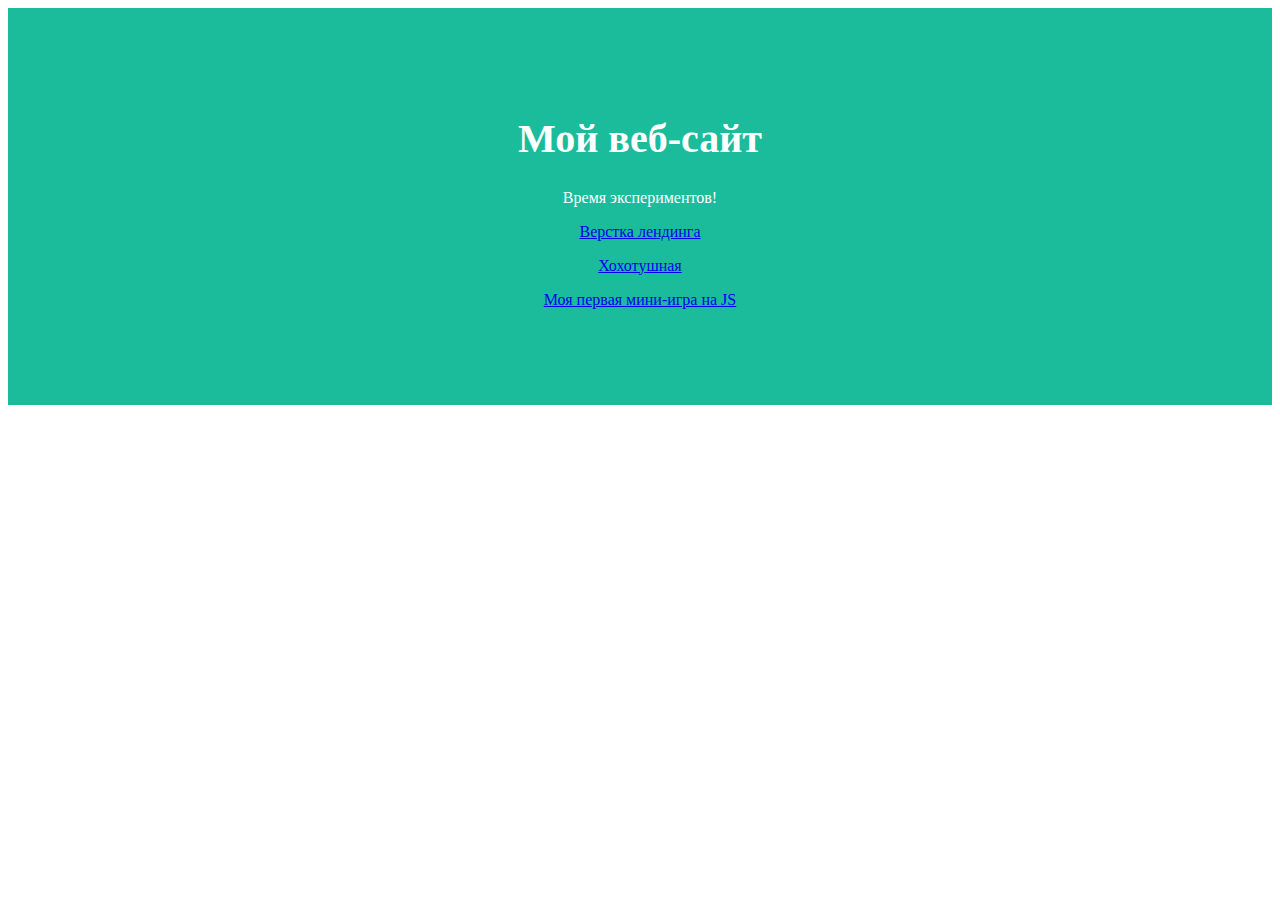
<file: index.html>
<!DOCTYPE HTML>
<html>
   <head>
      <title>Страница HTML практики</title>
      <link rel="stylesheet" href="style.css" type="text/css">
      <meta charset="UTF-8">
   </head>
   <body>  
      <div class="header">
         <h1>Мой веб-сайт</h1>
         <p>Время экспериментов!</p>
         <p><a href="verstka1/verstka1.html">Верстка лендинга</a></p>
         <p><a href="js/index.html">Хохотушная</a></p>
         <p><a href="games/elementalius/index.html">Моя первая мини-игра на JS</a></p>
       </div>

   </body>
</html>
</file>
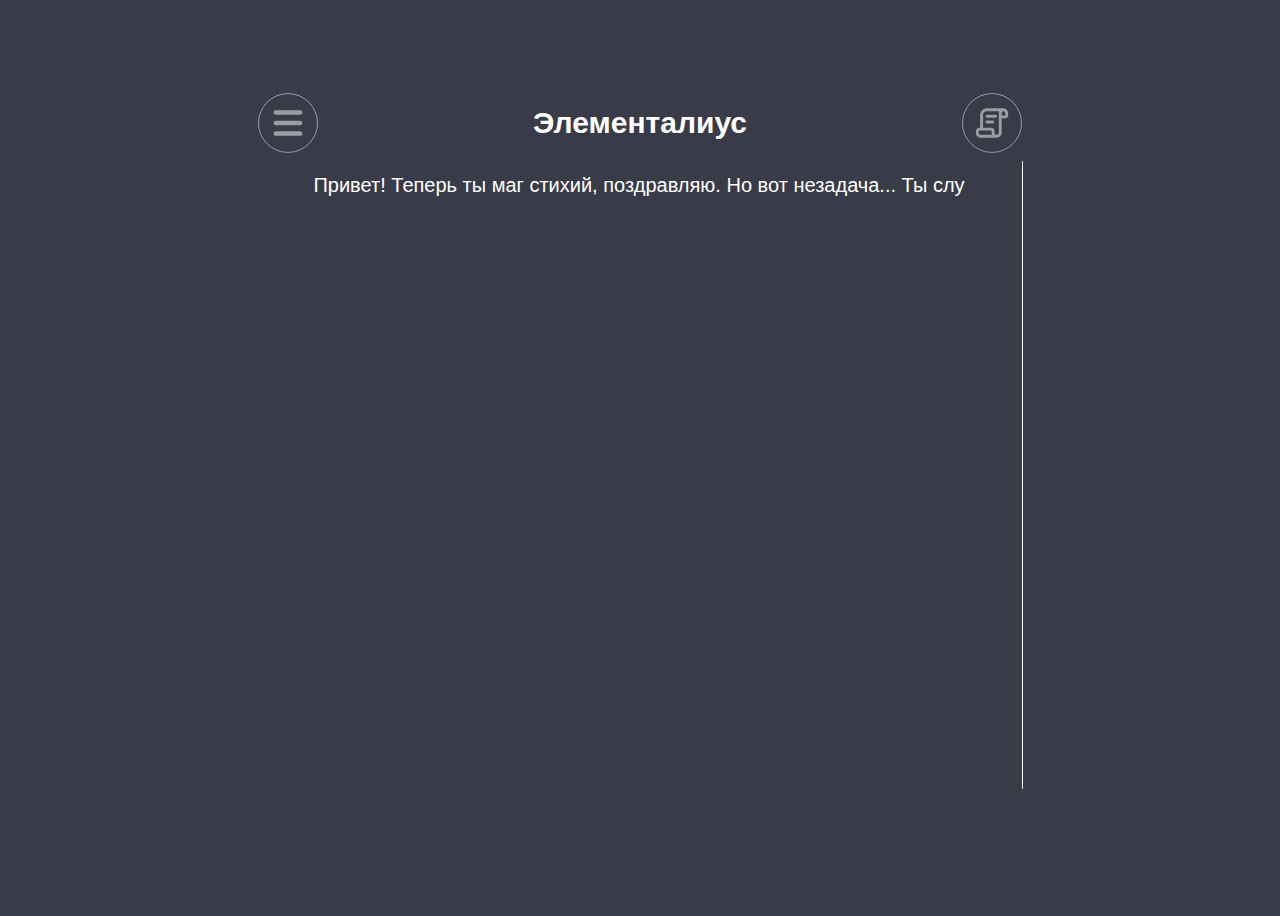
<file: games/elementalius/index.html>
<!DOCTYPE html>
<html lang="en">
<head>
    <meta charset="UTF-8">
    <meta name="viewport" content="width=device-width, initial-scale=1.0">
    <link rel="stylesheet" href="css/style.css">
    <title>Элементалиус 4.0</title>
</head>
<body>
    <div id="rules"></div>
    <div class="nav">
        <img id="menu-icon" src="img/menu.svg" alt="Меню">
        <h1>Элементалиус</h1>
        <img id="rules-icon" src="img/rules.svg" alt="Правила">
    </div>
    <div class="game">
        <div class="user-left">
            <div class="sprite-container">
                <div class="sprite-img hero"></div>
            </div>
            <div class="user-text">
                <p>Стихийный маг</p>
                <div class="count count-user">10</div>
            </div>

            <div class="user-field">
                <button class="field water" data-field="w"></button>
                <button class="field ground" data-field="g"></button>
                <button class="field air" data-field="a"></button>
                <button class="field fire" data-field="f"></button>
            </div>
        </div>

        <div class="center-info">
            <h3 class="result">Сделайте выбор</h3>
            <div class="result" id="whatdoyouwant">Что делаем первым ходом?</div>
            <form class="user-choice">
                <input type="radio" class="choice" id="att" name="action" value="att">
                <label for="att">Атакуем!</label>   
                <input type="radio" class="choice" id="def" name="action" value="def">
                <label for="def">Защищаемся!</label>
            </form>
        </div>

        <div class="comp-rigt">
            <div class="sprite-container">
                <div class="sprite-img enemy"></div>
            </div>
            <div class="comp-text">
                <p>Злая чернушка</p>
                <div class="count count-comp">10</div>
            </div>
            <div class="comp-field">
                <button class="field water" data-field="w"></button>
                <button class="field ground" data-field="g"></button>
                <button class="field air" data-field="a"></button>
                <button class="field fire" data-field="f"></button>
            </div>
        </div>
    </div>

    </div>
    <div class="buttons">
        <button class="play" style="display: none;">Сброс раунда</button>
    </div>

    <div class="modal" id="modal">
        <div class="modal-content buttons">
            <h2 id="modal-message"></h2>
            <button class="play" id="restart-button">Играть заново</button>
        </div>
    </div>

    <div class="typewriter">
        <p id="typing-text"></p>
    </div>
    
    <button id="hide-button" style="display: none;">Начать</button>
    <button id="continue-button" style="display: none;"></button>


    <audio src="#" class="sound"></audio>
    <script src="js/main.js"></script>
</body>
</html>
</file>
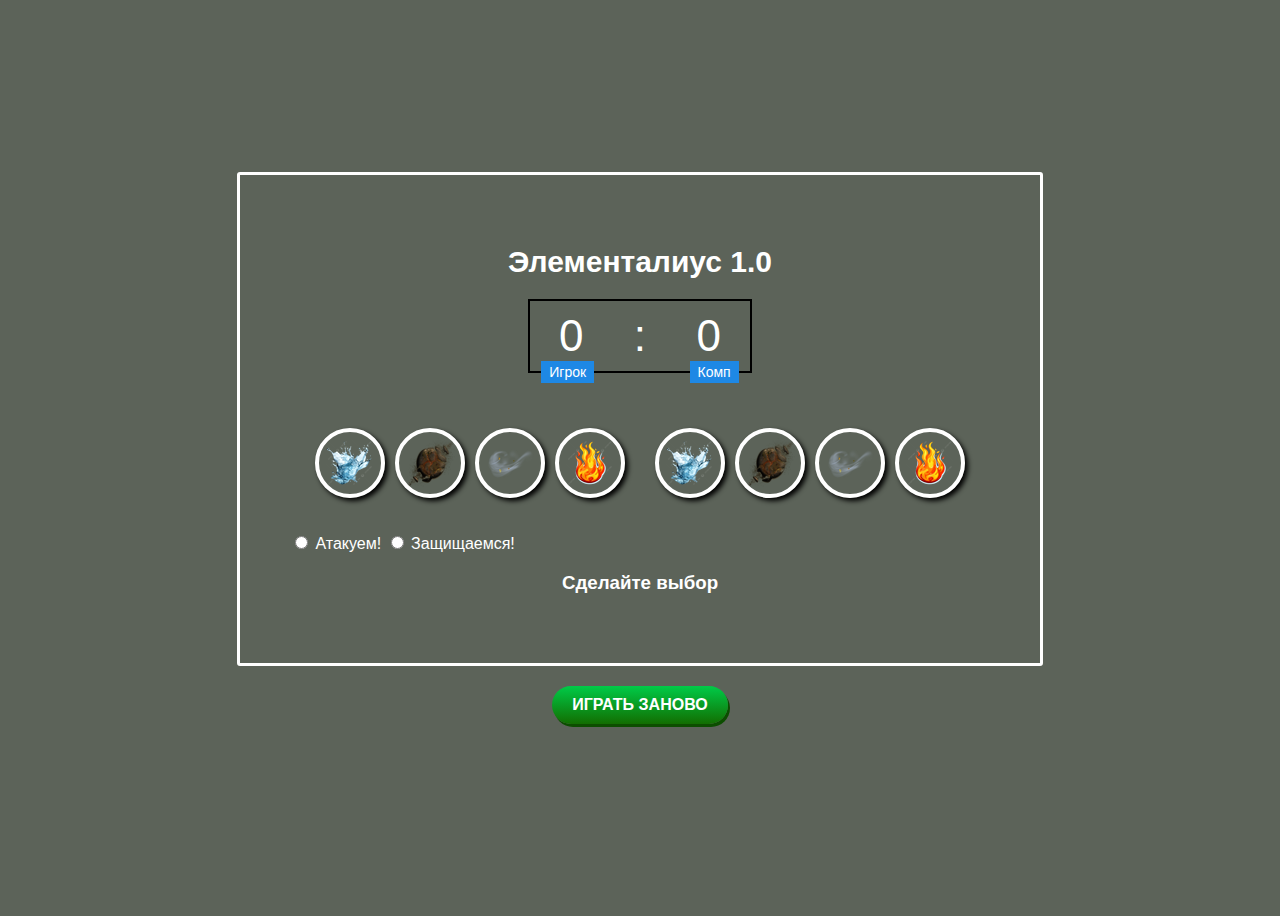
<file: games/water-ground-air-fire/index.html>
<!DOCTYPE html>
<html lang="en">
<head>
    <meta charset="UTF-8">
    <meta name="viewport" content="width=device-width, initial-scale=1.0">
    <link rel="stylesheet" href="css/style.css">
    <title>Document</title>
</head>
<body>
    <div class="game">
        <h1>Элементалиус 1.0</h1>
        <div class="counter-block">
            <div class="count count-user">0</div>
            <span>:</span>
            <div class="count count-comp">0</div>
        </div>
        <div class="figure-container">
            <div class="user-field">
                <button class="field water" data-field="w"></button>
                <button class="field ground" data-field="g"></button>
                <button class="field air" data-field="a"></button>
                <button class="field fire" data-field="f"></button>
            </div>
            <div class="comp-field">
                <button class="field water" data-field="w"></button>
                <button class="field ground" data-field="g"></button>
                <button class="field air" data-field="a"></button>
                <button class="field fire" data-field="f"></button>
            </div>
        </div>
        <form class="user-choice">
            <input type="radio" class="choice" id="att" name="action" value="att">
            <label for="att">Атакуем!</label>
        
            <input type="radio" class="choice" id="def" name="action" value="def">
            <label for="def">Защищаемся!</label>
        </form>
        
        <h3 class="result">Сделайте выбор</h3>
    </div>
    <div class="buttons">
        <button class="play">Играть заново</button>
    </div>

    <audio src="#" class="sound"></audio>
    <script src="js/main.js"></script>
</body>
</html>
</file>
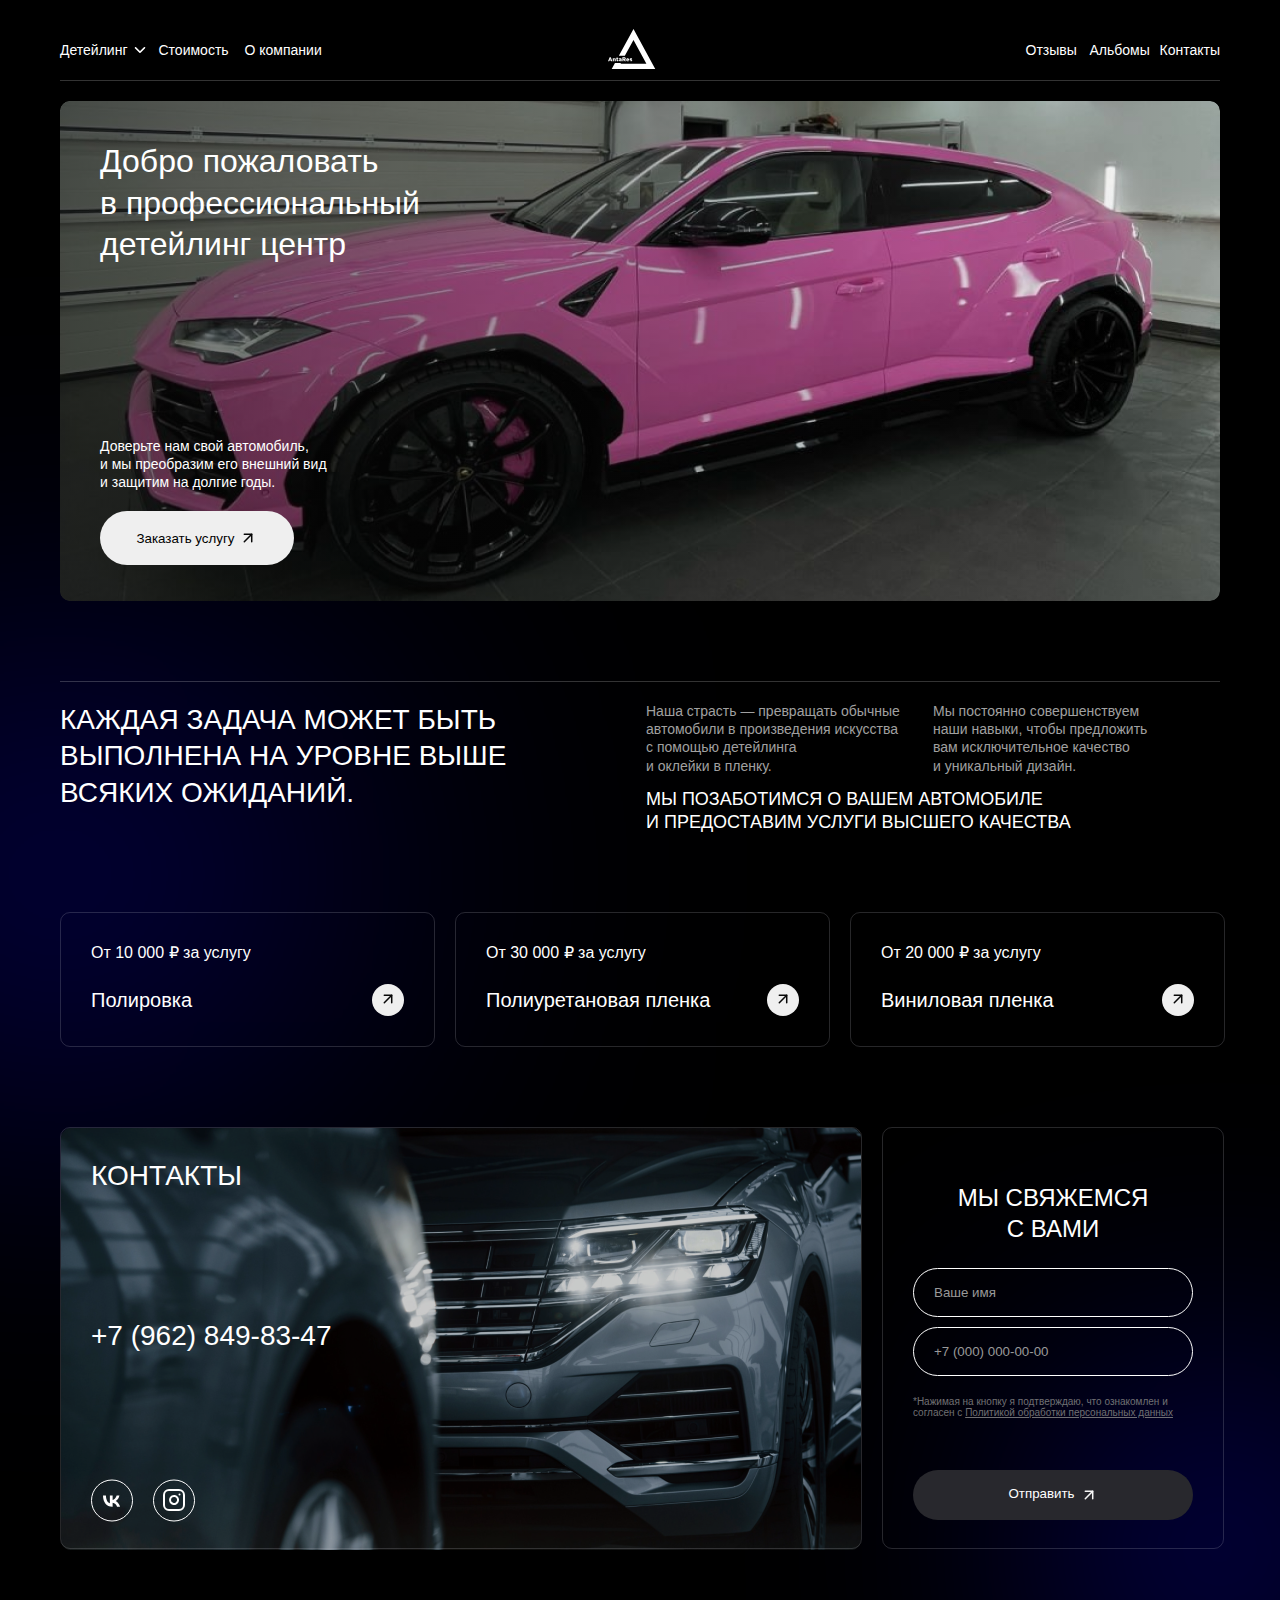
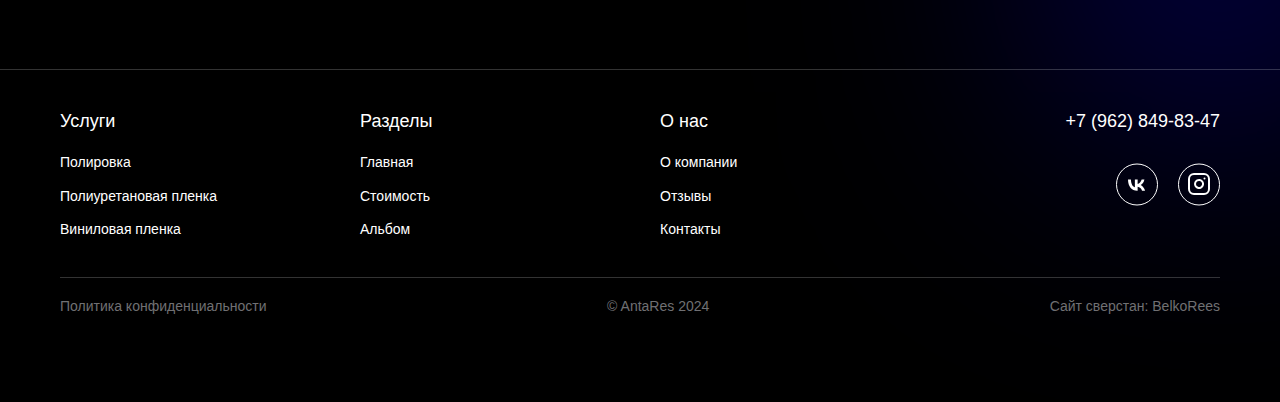
<file: verstka1/verstka1.html>
<!DOCTYPE html>
<html lang="ru">

<head>
    <meta charset="UTF-8">
    <meta name="viewport" content="width=device-width, initial-scale=1.0">
    <title>Детейлинг центр</title>
    <link rel="stylesheet" href="style.css" type="text/css">
    <link rel="shortcut icon" href="icons/ion_car-sport.svg" type="image/x-icon">
</head>

<body>
    <div class="header">
        <nav>
            <ul class="top-menu">
                <!-- Левое меню -->
                <li class="left-menu">
                    <a href="#detailing" id="detailing">Детейлинг</a>
                    <a href="#menu" id="menu"><img src="icons/icons.png" alt="Меню"></a>
                    <ul class="dropdown-menu">
                        <li><a href="#option1">Полировка</a></li>
                        <li><a href="#option2">Виниловая пленка</a></li>
                        <li><a href="#option3">Полиуретановая пленка</a></li>
                    </ul>
                </li>
                <li class="left-menu" id="cost">
                    <a href="#cost">Стоимость</a>
                </li>
                <li class="left-menu">
                    <a href="#about" id="about">О компании</a>
                </li>

                <!-- Логотип -->
                <li id="logo">
                    <a href="#home"><img src="icons/logo.svg" alt="Логотип"></a>
                </li>

                <!-- Правое меню -->
                <li class="right-menu">
                    <a href="#reviews" id="reviews">Отзывы</a>
                </li>
                <li class="right-menu">
                    <a href="#albums" id="albums">Альбомы</a>
                </li>
                <li class="right-menu">
                    <a href="#contacts" id="contact">Контакты</a>
                </li>

                <!-- Бургер меню -->
                <li class="right-menu" id="menu-burger">
                    <a href="#menu"><img src="icons/menu.svg" alt="Бургер>"></a>
                </li>
            </ul>
        </nav>
    </div>

    <div>
        <hr id="hr">
    </div>

    <div class="main-screen">
        <div id="main-screen-info">
            <p id="heading-h1">Добро пожаловать<br> в профессиональный детейлинг центр</p>
            <p id="heading-h3">Доверьте нам свой автомобиль,<br> и мы преобразим его внешний вид<br> и защитим на долгие
                годы.</p>
            <button id="main-button">
                Заказать услугу
                <img class="arrow" src="icons/arrow.svg" alt="Стрелочка">
            </button>
        </div>
    </div>

    <div>
        <hr id="hr">
    </div>

    <div class="about-and-cost">
        <div class="about">
            <p class="heading-h2" id="heading-h2">Каждая задача может быть выполнена на уровне выше всяких ожиданий.</p>
            <div class="about-right-texts">
                <div class="inline-headings">
                    <p id="heading-h4">Наша страсть — превращать обычные<br> автомобили в произведения искусства<br> с
                        помощью детейлинга<br> и оклейки в пленку.</p>
                    <p id="heading-h5">Мы постоянно совершенствуем<br> наши навыки, чтобы предложить<br> вам
                        исключительное качество<br> и уникальный дизайн.</p>
                </div>
                <p id="heading-h6">Мы позаботимся о вашем автомобиле<br> и предоставим услуги высшего качества</p>
            </div>
        </div>

        <div class="cost">
            <div class="bordering" id="cost-bordering">
                <p class="cost-price">От 10 000 ₽ за услугу</p>
                <div class="cost-bottom">
                    <p class="cost-name">Полировка</p>
                    <button class="custom-button"><img class="arrow" src="icons/arrow.svg" alt="Стрелочка"></button>
                </div>
            </div>
            <div class="bordering" id="cost-bordering">
                <p class="cost-price">От 30 000 ₽ за услугу</p>
                <div class="cost-bottom">
                    <p class="cost-name">Полиуретановая пленка</p>
                    <button class="custom-button"><img class="arrow" src="icons/arrow.svg" alt="Стрелочка"></button>
                </div>
            </div>
            <div class="bordering" id="cost-bordering">
                <p class="cost-price">От 20 000 ₽ за услугу</p>
                <div class="cost-bottom">
                    <p class="cost-name">Виниловая пленка</p>
                    <button class="custom-button"><img class="arrow" src="icons/arrow.svg" alt="Стрелочка"></button>
                </div>
            </div>
        </div>
    </div>

    <div class="contacts">
        <div class="bordering" id="contacts-bordering-left">
            <img id="bg-car" src="icons/bg-car.png" alt="Фон">
            <div id="contacts-left">
                <p class="heading-h2" id="heading-contacts">Контакты</p>
                <p class="heading-h2" id="heading-phone">+7 (962) 849-83-47</p>
                <div class="socials">
                    <img src="icons/socials-vk.svg" alt="ВК">
                    <img src="icons/socials-inst.svg" alt="ИНСТ">
                </div>
            </div>
        </div>
        <div class="bordering" id="contacts-bordering-right">
            <p class="heading-h2" id="heading-contacts-right">Мы свяжемся<br> с вами</p>
            <form>
                <input type="text" placeholder="Ваше имя" required>
                <input type="tel" placeholder="+7 (000) 000-00-00" pattern="\+7 \(\d{3}\) \d{3}-\d{2}-\d{2}" required>
                <p id="contacts-signature">*Нажимая на кнопку я подтверждаю, что ознакомлен и согласен с <a href="#"
                        id="contacts-privacy-policy">Политикой обработки персональных данных</a></p>
                <button type="submit" id="contacts-button">
                    Отправить
                    <img class="arrow" id="contacts-arrow" src="icons/arrow.svg" alt="Стрелочка">
                </button>
            </form>
        </div>
    </div>

    <div>
        <hr id="hr-2">
    </div>

    <div class="footer-start">
        <div class="footer-one">
            <p class="heading-footer">Услуги</p>
            <div class="text-footer">
                <p>Полировка</p>
                <p>Полиуретановая пленка</p>
                <p>Виниловая пленка</p>
            </div>

        </div>
        <div class="footer-one">
            <p class="heading-footer">Разделы</p>
            <div class="text-footer">
                <p>Главная</p>
                <p>Стоимость</p>
                <p>Альбом</p>
            </div>
        </div>
        <div class="footer-one">
            <p class="heading-footer">О нас</p>
            <div class="text-footer">
                <p>О компании</p>
                <p>Отзывы</p>
                <p>Контакты</p>
            </div>
        </div>
        <div class="footer-two">
            <p id="heading-footer-phone">+7 (962) 849-83-47</p>
            <div class="socials-footer">
                <img src="icons/socials-vk.svg" alt="ВК">
                <img src="icons/socials-inst.svg" alt="ИНСТ">
            </div>
        </div>
    </div>

    <div>
        <hr id="hr">
    </div>

    <div class="footer-end">
        <p>Политика конфиденциальности</p>
        <p>© AntaRes 2024</p>
        <p>Cайт сверстан: BelkoRees</p>
    </div>
</body>

</html>
</file>
<file: style.css>
.header {
    padding: 80px; /* поля */
    text-align: center; /* текст по центру */
    background: #1abc9c; /* зеленый фон */
    color: white; /* белый текст */
  }
  
  /* Увеличим размер шрифта у элемента <h1> */
  .header h1 {
    font-size: 40px;
  }
</file>
<file: games/elementalius/css/style.css>
body {
	background: #393B48;
	display: flex;
	flex-direction: column;
	align-items: center;
	justify-content: center;
	height: 100vh;
	color:#fff;
	font-size: 16px;
	font-family: sans-serif;
}

.game {
	display: flex;
	border: 5px solid #fff;
	max-width: 800px;
	max-height: 680px;
	padding: 20px;
	padding-bottom: 70px;
	border-radius: 3px;
	justify-content: space-between;
}

.user-left {
	width: 220px;
	display: flex;
	align-items: center;
	justify-content: flex-start;
	flex-direction: column;
	gap: 15px;
}

.center-info {
	width: 276px;
	display: flex;
	align-items: center;
	justify-content: flex-start;
	flex-direction: column;
	gap: 10px;
}

.comp-rigt {
	width: 220px;
	display: flex;
	align-items: center;
	justify-content: flex-start;
	flex-direction: column;
	gap: 15px;
}

.user-field, .comp-field {
	display: flex;
	flex-wrap: wrap;
}



h1 {
	font-size: 30px;
	text-align: center;
}

.figure-container {
	display: flex;
	justify-content: space-between;
	align-items: center;
	padding:30px 20px;
}

.field {
	width: 100px;
	height: 100px;
	cursor: pointer;
	border-radius: 50%;
	border:4px solid #fff;
	cursor: pointer;
	margin:5px;
	transition:.2s;
	overflow: hidden;
	box-shadow: 2px 2px 3px #783a67;
	outline: none;
}

.comp-field .field{
	box-shadow: 2px 2px 3px #0f132d;
}

.result, .user-choice {
	text-align: center;
}

.user-choice {
	height: 40px;
	line-height: 40px;
}

.user-choice label{
	border: 1px solid #fff;
	padding: 10px;
}

input[type="radio"] {
    display: none;
}

/* Стили для кнопки "Атакуем!" */
#att:checked + label {
    background-color: red; /* Красный фон для выбранной метки */
    color: white; /* Белый текст для выбранной метки */
}

/* Стили для кнопки "Защищаемся!" */
#def:checked + label {
    background-color: blue; /* Синий фон для выбранной метки */
    color: white; /* Белый текст для выбранной метки */
}

p, .count{
	border: 3px solid #fff;
	width: 220px;
	height: 50px;
	line-height: 50px; /* Равняем по высоте контейнера */
    text-align: center;
	margin: 0;
	font-size: 20px;
}

.h3 {
	margin: 0;
}

.field.active {
	background-color: green;
}
.field.error {
	background-color: red;
}

.water {
	background: url(../img/water.svg) center no-repeat;
}
.ground {
	background: url(../img/ground.svg) center no-repeat;
}
.air, .air1 {
	background: url(../img/air.svg) center no-repeat;
}
.fire {
	background: url(../img/fire.svg) center no-repeat;
}
.grass {
	background: url(../img/grass.svg) center no-repeat;
}
.ice {
	background: url(../img/ice.svg) center no-repeat;
}
.electro1, .electro2  {
	background: url(../img/electro.svg) center no-repeat;
}
.fairy {
	background: url(../img/fairy.svg) center no-repeat;
}
.sand {
	background: url(../img/sand.svg) center no-repeat;
}
.ghost {
	background: url(../img/ghost.svg) center no-repeat;
}


@keyframes blink {
	100% {background-color: green;}
}
.buttons {
	padding:20px 15px;
	text-align: center;
}
.buttons button {
	margin:0 8px;
	cursor:pointer;
	border:none;
	border-radius:30px;
	color:#fff;
	text-transform: uppercase;
	padding:10px 20px;
	font-weight: bold;
	font-size: 16px;
	box-shadow: 2px 3px 0 #3f1740;
	transition:.2s;
	outline: none;
}
.buttons button:hover,
.buttons button:active {
	transform:translate(1px,1px);
	box-shadow: 1px 1px 0 #511D52;
}

.play {
	background: linear-gradient(180deg, #9C369D, #511D52);
}

.modal {
    display: none; /* Скрыто по умолчанию */
    position: fixed;
    top: 0; left: 0;
    width: 100%;
    height: 100%;
    background-color: rgba(0, 0, 0, 0.7);  /* Полупрозрачный фон */
    justify-content: center;
    align-items: center;
    z-index: 1000; /* Модальное окно всегда поверх */
}

.modal-content {
    background-color: #242323;
    padding: 20px;
    border-radius: 10px;
    text-align: center;
    box-shadow: 0 4px 8px rgba(0, 0, 0, 0.2);
	
}

.bg-win {
    background: url(../img/bg-win.png) center;
	background-repeat: no-repeat;
	width: 730px;
	height: 400px;
}

.bg-loss {
    background: url(../img/bg-loss.png) center;
	background-repeat: no-repeat;
	width: 730px;
	height: 400px;
}

#restart-button {
	margin-top: 200px;
	margin-left: 120px;
}

button {
    -webkit-tap-highlight-color: transparent;
}

.nav {
	width: 765px;
	display: flex;
	justify-content: space-between;
}

#rules-icon {
	cursor: pointer;
}

#menu-icon {
	cursor: pointer;
}

#rules {
	width: 810px;
	height: 630px;
	position: absolute;
	background: url(../img/rules.png) center;
	display: none;
}

.red {
	filter: brightness(150%);
}

.sprite-container {
	height: 168px;
	width: 134px;
	display: flex;
	align-items: center;
}
.sprite-img.hero {
	height: 168px;
	width: 134px;
	background: url(../img/sprite-hero.png) 0px 0px;
	background-size: 1876px 168px; 
	animation: play 3s steps(14) infinite; 
}

@keyframes play {
	0% {
		background-position: 0px; /* Начальная позиция */
	}
	60% {
		background-position: -1876px; /* Конечная позиция до паузы */
	}
	100% {
		background-position: -1876px; /* Оставляем последнюю позицию во время паузы */
	}
}

.sprite-img.enemy {
	height: 168px;
	width: 134px;
	background: url(../img/sprite-enemy1.png) 0px 0px;
	background-size: 1206px 168px; 
	animation: play2 4s steps(9) infinite; 
}

@keyframes play2 {
	0% {
		background-position: 0px;
	}
	60% {
		background-position: -1206px; 
	}
	100% {
		background-position: -1206px;
	}
}

.sprite-img.enemy2 {
	height: 168px;
	width: 134px;
	background: url(../img/sprite-enemy2.png) 0px 0px;
	background-size: 938px 168px; 
	animation: play3 5s steps(7) infinite; 
}

@keyframes play3 {
	0% {
		background-position: 0px;
	}
	60% {
		background-position: -938px; 
	}
	100% {
		background-position: -938px; 
	}
}

.sprite-img.enemy3 {
	height: 168px;
	width: 134px;
	background: url(../img/sprite-enemy3.png) 0px 0px;
	background-size: 1608px 168px; 
	animation: play4 3s steps(12) infinite; 
}

@keyframes play4 {
	0% {
		background-position: 0px; 
	}
	70% {
		background-position: -1608px; 
	}
	100% {
		background-position: -1608px; 
	}
}

.sprite-img.enemy4 {
	height: 168px;
	width: 134px;
	background: url(../img/sprite-enemy4.png) 0px 0px;
	background-size: 1608px 168px; 
	animation: play5 5s steps(12) infinite; 
}

@keyframes play5 {
	0% {
		background-position: 0px; 
	}
	60% {
		background-position: -1608px; 
	}
	100% {
		background-position: -1608px;
	}
}

.sprite-img.enemy5 {
	height: 168px;
	width: 134px;
	background: url(../img/sprite-enemy5.png) 0px 0px;
	background-size: 1072px 168px; 
	animation: play6 5s steps(8) infinite; 
}

@keyframes play6 {
	0% {
		background-position: 0px; 
	}
	60% {
		background-position: -1072px; 
	}
	100% {
		background-position: -1072px;
	}
}

.typewriter {
	position: absolute;
	height: 100%;
	width: 100%;
    background-color: #393B48;
    font-size: 20px;
    display: inline-block;
}

#typing-text {
	height: 100%;
	width: 100%;
	border: none;
}

#hide-button, #continue-button {
	text-align: center;
	cursor:pointer;
	border:none;
	border-radius:30px;
	color:#fff;
	text-transform: uppercase;
	padding:10px 20px;
	font-weight: bold;
	font-size: 16px;
	box-shadow: 2px 3px 0 #3f1740;
	transition:.2s;
	outline: none;
	background: linear-gradient(180deg, #9C369D, #511D52);
	position: absolute;
	bottom: 50px;
}

#hide-button:hover,
#hide-button:active,
#continue-button:hover,
#continue-button:active {
	transform:translate(1px,1px);
	box-shadow: 1px 1px 0 #511D52;
}





@media (max-width: 800px) {
	body {
		height: 100%;
	}

    .game {
		max-width: 302px;
		max-height: none;
		flex-direction: column;
	}

	.user-left {
		width: 302px;
		flex-direction: row;
		flex-wrap: wrap;
		gap: 15px;
	}
	
	.center-info {
		width: 300px;
		gap: 10px;
		order: -2;
		margin-bottom: 40px;
	}
	
	.comp-rigt {
		width: 302px;
		flex-direction: row;
		flex-wrap: wrap;
		gap: 15px;
		order: -1;
	}

	.field {
		width: 60px;
		height: 60px;
		
	}

	.water {
		background: url(../img/water-mob.svg) center no-repeat;
	}
	.ground {
		background: url(../img/ground-mob.svg) center no-repeat;
	}
	.air, .air1 {
		background: url(../img/air-mob.svg) center no-repeat;
	}
	.fire {
		background: url(../img/fire-mob.svg) center no-repeat;
	}
	.grass {
		background: url(../img/grass-mob.svg) center no-repeat;
	}
	.ice {
		background: url(../img/ice-mob.svg) center no-repeat;
	}
	.electro1, .electro2 {
		background: url(../img/electro-mob.svg) center no-repeat;
	}
	.fairy {
		background: url(../img/fairy-mob.svg) center no-repeat;
	}
	.sand {
		background: url(../img/sand-mob.svg) center no-repeat;
	}
	.ghost {
		background: url(../img/ghost-mob.svg) center no-repeat;
	}

	p, .count{
		width: 140px;
		height: 40px;
		line-height: 40px; 
		font-size: 16px;
	}

	.comp-text {
		order: -1;
	}

	.h1 {
		margin: 100px 0;
		font-size: 20px;
	}

	.nav {
		width: 350px;
		display: flex;
		justify-content: space-between;
	}

	#rules {
		width: 370px;
		height: 1215px;
		position: absolute;
		background: url(../img/rules-mob.png) center;
		display: none;
		top: 80px;
	}

	.bg-win {
		background: url(../img/bg-win-mob.png) center;
		background-repeat: no-repeat;
		width: 320px;
		height: 360px;
	}
	
	.bg-loss {
		background: url(../img/bg-loss-mob.png) center;
		background-repeat: no-repeat;
		width: 320px;
		height: 360px;
	}
	
	#restart-button {
		margin-top: 220px;
		margin-left: 0px;
	}

	#modal-message {
		margin: 0;
	}
}
</file>
<file: games/water-ground-air-fire/css/style.css>
body {
	background: #5c6359;
	display: flex;
	flex-direction: column;
	align-items: center;
	justify-content: center;
	height: 100vh;
	color:#fff;
	font-size: 16px;
	font-family: sans-serif;
}
.game {
	border:3px solid #fff;
	width: 100%;
	max-width: 700px;
	padding:50px;
	border-radius: 3px;
}
.game h1 {
	font-size: 30px;
	text-align: center;
}
.counter-block {
	width: 200px;
	border:2px solid #000;
	margin:20px auto;
	padding: 10px;
	display: flex;
	justify-content: space-around;
	font-size: 44px;
}
.counter-block span {
	margin:0 25px;
}
.count {
	position: relative;
	width: 50px;
	text-align: center;
}
.count::before {
	content:"";
	display: block;
	padding:3px 8px;
	background: #1E88E5;
	color: #fff;
	font-size: 14px;
	position: absolute;
	top:50px;
}
.count-user::before {
	content:"Игрок";
	left:-5px;
}
.count-comp::before {
	content:"Комп";
	right:-5px;
}
.figure-container {
	display: flex;
	justify-content: space-between;
	align-items: center;
	padding:30px 20px;
}
.user-field,
.comp-field {
	width: 50%;
	display: flex;
}
.field {
	width: 70px;
	height: 70px;
	border-radius: 50%;
	border:4px solid #fff;
	cursor: pointer;
	margin:5px;
	transition:.2s;
	overflow: hidden;
	box-shadow: 3px 3px 5px #000;
	outline: none;
}
.result {
	text-align: center;
}
.field.active {
	background-color: green;
}
.field.error {
	background-color: red;
}
.comp-field {
	justify-content: flex-end;
}
.water {
	background: url(../img/water.png) center no-repeat;
}
.ground {
	background: url(../img/ground.png) center no-repeat;
}
.air {
	background: url(../img/air.png) center no-repeat;
}
.fire {
	background: url(../img/fire.png) center no-repeat;
}
.comp-field.blink .rock {
	animation: blink 0.3s linear infinite;
}
.comp-field.blink .scissors {
	animation: blink 0.3s 0.1s linear infinite;
}
.comp-field.blink .paper {
	animation: blink 0.3s 0.2s linear infinite;
}
.comp-field.blink {
	animation-play-state: paused;
}
@keyframes blink {
	100% {background-color: green;}
}
.buttons {
	padding:20px 15px;
	text-align: center;
}
.buttons button {
	margin:0 8px;
	cursor:pointer;
	border:none;
	border-radius:30px;
	color:#fff;
	text-transform: uppercase;
	padding:10px 20px;
	font-weight: bold;
	font-size: 16px;
	box-shadow: 2px 3px 0 #0c4e00;
	transition:.2s;
	outline: none;
}
.buttons button:hover,
.buttons button:active {
	transform:translate(1px,1px);
	box-shadow: 1px 1px 0 #0c4e00;
}
.play {
	background: linear-gradient(180deg, #00cb48, #126e01);
}


@media(max-width:700px) {
	.game {
		padding: 10px;
	}
	.figure-container {
		flex-direction: column;
	}
	.user-field,
	.comp-field {
		width: 100%;
		flex-wrap: wrap;
		justify-content: center;
		align-items: center;
	}
	.user-field {
		margin-bottom: 20px;
	}
	.user-field::before {
		content:"Игрок:";
		display: block;
		width: 100%;
		font-size: 20px;
		text-align: center;
	}
	.comp-field::before {
		content:"Компьютер:";
		display: block;
		width: 100%;
		font-size: 20px;
		text-align: center;
	}
	.game h1 {
		font-size: 20px;
	}
}
</file>
<file: verstka1/style.css>
/* Общие стили */
body {
    position: relative;
    background-color: black;
    font-family: CustomFont, sans-serif;
    margin: 0;
    padding: 0;
    z-index: 100;
}

/* Интересные фишки */
::selection {
    background: rgb(19, 0, 78);
    color: rgb(255, 255, 255);
}

/* Меню */
.header nav {
    display: flex;
    justify-content: center;
    padding: 20px 0 0 0;
}

.header ul {
    display: flex;
    align-items: center;
    list-style: none;
    margin: 0;
    padding: 0;
    width: 1160px;
    height: 60px;
}

.top-menu li {
    display: flex;
    align-items: center;
}

.top-menu a {
    color: #FFFFFF;
    font-size: 14px;
    font-family: 'Inter', sans-serif;
    text-decoration: none;
}

.left-menu {
    display: flex;
}

#logo {
    margin: 0 auto;
}

.right-menu {
    display: flex;
}

#menu-burger {
    display: none;
}

/* Подпункты меню */
.left-menu {
    position: relative; 
}

/* Скрытое меню */
ul.dropdown-menu {
    position: absolute;
    display: none; /* По умолчанию меню скрыто */
    top: 100%; /* Меню появляется под кнопкой */
    left: 0;
    background-color: #fff;
    list-style: none;
    padding: 10px;
    border: 1px solid #ccc;
    border-radius: 5px;
    box-shadow: 0 4px 8px rgba(255, 255, 255, 0.1);
    z-index: 1000; /* Меню отображается поверх других элементов */
    width: max-content; /* Устанавливает ширину в зависимости от содержимого */
    height: max-content;
}

/* Показываем меню при наведении на кнопку с id #menu или на родительский элемент */
.left-menu:hover .dropdown-menu,
#menu:focus + .dropdown-menu {
    display: block; /* Меню становится видимым при наведении */
}

/* Стили для элементов внутри выпадающего меню */
.dropdown-menu li a {
    text-decoration: none;
    color: #000000;
    display: block;
    padding: 5px;
}

.dropdown-menu li a:hover {
    background-color: #1c1c22;
    color: #FFFFFF;
}


/* Индивидуальные отступы для некоторых элементов */
#detailing {
    margin-right: 3px;
    padding-left: 0;
}

#menu {
    margin: 0 10px 0 0;
    height: 18px;
}

#cost {
    width: 76px;
    padding-right: 10px;
}

#about {
    width: 82px;
}

#reviews {
    width: 54px;
    margin-left: 88px;
}

#albums {
    width: 60px;
    margin: 0 10px;
}

#contact {
    padding-right: 0px;
    width: 65;
}

/* Линия разделитель */
#hr {
    width: 1160px;
    border: 0;
    height: 1px;
    background-color: rgba(255, 255, 255, 0.2);
    margin: 0 auto 0 auto;
}

#hr-2 {
    width: 100%;
    border: 0;
    height: 1px;
    background-color: rgba(255, 255, 255, 0.2);
}


/* Главный экран */
.main-screen {
    position: relative;
    width: 1160px;
    height: 500px;
    margin: 20px auto 80px auto;
    background: url(icons/car.png);
    overflow: hidden;
    border-radius: 10px;
}

.main-screen::before {
    content: "";
    position: absolute;
    top: 0;
    left: 0;
    width: 100%;
    height: 100%;
    background: linear-gradient(to right, rgba(8, 8, 8, 1), rgba(8, 8, 8, 0));
    opacity: 0.6;
    z-index: 1;
}

#car {
    position: absolute;
}

#main-screen-info {
    position: relative;
    display: flex;
    flex-direction: column;
    gap: 20px;
    padding: 40px 0 0 40px;
    z-index: 2;
}

#heading-h1 {
    color: #FFFFFF;
    font-size: 32px;
    text-align: left;
    width: 330px;
    height: 126px;
    line-height: 130%;
    margin: 0 0 150px 0;
}

#heading-h3 {
    color: #FFFFFF;
    font-size: 14px;
    text-align: left;
    width: 280px;
    height: 54px;
    line-height: 130%;
    margin: 0;
}

#main-button {
    display: flex;
    gap: 5px;
    justify-content: center;
    align-items: center;
    width: 194px;
    height: 54px;
    border: 0;
    border-radius: 100px;
    cursor: pointer;
    transition: background-color 0.3s ease;
    padding: 0;
}

#main-button:hover {
    background-color: #9b9b9e;
}

/* О компании */
.about-and-cost {
    position: relative;
    width: 1160px;
    margin: 0 auto 0 auto;
}

.about-and-cost::before {
    content: "";
    background: radial-gradient(circle 350px, rgba(5, 0, 255, 0.6), transparent);
    position: absolute;
    width: 100%;
    height: 100%;
    filter: blur(200px);
    left: 0;
    transform: translateX(-50%);
    z-index: -1;
}

.about {
    position: relative;
    width: 1160px;
    margin: 20px auto 60px auto;
    display: flex;
    gap: 126px;
}

.about-right-texts {
    display: flex;
    flex-direction: column;
}

.inline-headings {
    display: flex;
    gap: 20px;
}

.heading-h2 {
    color: #FFFFFF;
    font-size: 28px;
    text-align: left;
    line-height: 130%;
    text-transform: uppercase;
}

#heading-h2 {
    width: 460px;
    height: 108px;
}

#heading-h4,
#heading-h5 {
    color: #A0A0A0;
    font-size: 14px;
    text-align: left;
    width: 267px;
    height: 72px;
    line-height: 130%;
}

#heading-h6 {
    color: #ffffff;
    font-size: 18px;
    text-align: left;
    width: 574px;
    height: 46px;
    line-height: 130%;
    text-transform: uppercase;
}

#heading-h2,
#heading-h4,
#heading-h5,
#heading-h6 {
    margin-top: 0;
}


/* Стоимость */
.cost {
    width: 1160px;
    height: 133;
    display: flex;
    gap: 20px;
    margin: 0 auto 80px auto;
}

.cost-price {
    color: #ffffff;
    font-size: 16px;
    text-align: left;
    height: 21px;
    line-height: 130%;
    margin: 0 auto 20px 0;
}

.cost-name {
    color: #ffffff;
    font-size: 20px;
    text-align: left;
    height: 26px;
    line-height: 130%;
    margin: 0;
}

.bordering {
    border: 1px solid rgba(194, 196, 204, 0.2);
    border-radius: 10px;
}

#cost-bordering {
    width: 373px;
    padding: 30px;
}

#cost-bordering:hover {
    background-color: #1c1c22;
}

.cost-bottom {
    display: flex;
    height: 32px;
    width: 313px;
    justify-content: space-between;
    /* Распределение текста и кнопки по разным краям */
    align-items: center;
    /* Центрирование по вертикали */
}

.custom-button {
    height: 32px;
    width: 32px;
    border-radius: 100%;
    border: 0;
    align-items: center;
}

.cost-right {
    display: flex;
    justify-content: flex-end;
}

/* Контакты */
.contacts {
    position: relative;
    width: 1160px;
    height: 422px;
    display: flex;
    margin: 0 auto 120px auto;
    gap: 20px;

}

.contacts::before {
    content: "";
    background: radial-gradient(circle 300px, rgba(5, 0, 255, 0.6), transparent);
    position: absolute;
    width: 300px;
    height: 300px;
    filter: blur(150px);
    right: 0;
    bottom: 0;
    transform: translate(50%, 50%);
    z-index: -1;
}

#contacts-bordering-left {
    width: 800px;
}

#contacts-left {
    width: 800px;
    gap: 124px;
    display: flex;
    flex-direction: column;
}

#heading-contacts,
#heading-phone,
.socials {
    margin: 0 0 0 30px;
}

#heading-contacts {
    margin-top: 30px;
}

.socials {
    display: flex;
    gap: 20px;
}

#bg-car {
    position: absolute;
    z-index: -1;
}

#contacts-bordering-right {
    width: 340px;
    padding: 30px;
    border-radius: 10px;
    color: white;
}

#heading-contacts-right {
    font-size: 24px;
    width: 280px;
    text-align: center;
}

form {
    width: 280px;
    display: flex;
    flex-direction: column;
}

input {
    background: none;
    border: 1px solid #ffffff;
    border-radius: 100px;
    padding: 16px 20px;
    margin-bottom: 10px;
    color: white;
}

input::placeholder {
    color: #999;
}

input:focus {
    background-color: #1c1c22;
    outline: none;
    /* Убираем стандартную рамку при фокусе */
}

#contacts-signature {
    font-size: 10px;
    color: #707073;
    margin-bottom: 52px;
    text-align: left;
}

#contacts-privacy-policy {
    color: #707073;
    text-decoration: underline;
}

#contacts-privacy-policy:hover {
    color: #ffffff;
}

#contacts-button {
    background-color: #28282D;
    border: none;
    padding: 16px 32px;
    border-radius: 100px;
    color: white;
    cursor: pointer;
    transition: background-color 0.3s ease;
    display: flex;
    justify-content: center;
    gap: 5px;
}

#contacts-button:hover {
    background-color: #9b9b9e;
}

#contacts-arrow {
    filter: invert(100%);
}

/* Подвал */
.footer-start {
    width: 1160px;
    height: 127px;
    display: flex;
    gap: 40px;
    margin: 40px auto;
}

.footer-one {
    width: 260px;
    height: 127px;
}

.heading-footer {
    color: #FFFFFF;
    font-size: 18px;
    line-height: 130%;
    margin: 0 0 20px 0;
}

.text-footer p {
    color: #FFFFFF;
    font-size: 14px;
    line-height: 130%;
    margin: 0 0 15px 0;
}

.footer-two {
    color: #FFFFFF;
    font-size: 18px;
    line-height: 130%;
    margin: 0 0 32px 0;
    text-align: right;
    width: 260px;
}

.socials-footer {
    display: flex;
    gap: 20px;
    justify-content: end;
}

#heading-footer-phone {
    font-size: 18px;
    margin: 0 0 30px 0;
}

.footer-end {
    width: 1160px;
    height: 44px;
    font-size: 14px;
    color: #707073;
    display: flex;
    margin: 20px auto 60px auto;
    justify-content: space-between;
}

.footer-end p {
    margin: 0;
}

/* Адаптация */

@media (max-width: 1200px) {

    /* Меню */
    .header ul {
        width: 1000px;
    }

    #reviews {
        margin-left: 40px;
    }

    /* Линия разделитель */
    #hr {
        width: 1000px;
    }

    /* Главный экран */
    .main-screen {
        width: 1000px;
        height: 100%;
        background-size: cover;
        background-position: center;
        background-repeat: no-repeat;
    }

    #main-screen-info {
        padding: 20px 0 20px 20px;
    }

    #heading-h1 {
        font-size: 28px;
        height: 100%;
        margin: 0 0 90px 0;
    }

    #heading-h3 {
        height: 100%;
    }

    #main-button {
        height: 50px;
    }

    /* О компании */
    .about-and-cost {
        width: 1000px;
    }

    .about {
        width: 1000px;
        gap: 0px;
    }

    .heading-h2 {
        font-size: 26px;
    }

    #heading-h2 {
        margin: 0;
    }

    #heading-h4 {
        width: 260px;
    }

    #heading-h5 {
        width: 220px;
    }

    #heading-h6 {
        width: auto;
    }

    /* Стоимость */
    .cost {
        width: 1000px;
        height: 100%;
        flex-wrap: wrap;
    }

    #cost-bordering {
        width: 375px;
        padding: 30px;
    }

    .cost-bottom {
        width: 100%;
    }

    /* Контакты */
    .contacts {
        width: 1000px;
    }

    .contacts::before {
        background: radial-gradient(circle 240px, rgba(5, 0, 255, 0.6), transparent);
        filter: blur(130px);
        transform: translate(30%, 30%);
    }

    #contacts-bordering-left {
        width: 600px;
    }

    #contacts-left {
        width: 600px;
    }

    #bg-car {
        width: 600px;
        height: 422px;
    }

    #contacts-bordering-right {
        width: 100%;
        align-content: center;
    }

    #heading-contacts-right {
        width: 100%;
        margin-top: 0;
    }

    form {
        width: 100%;
    }

    /* Подвал */
    .footer-start {
        width: 1000px;
    }

    .footer-end {
        width: 1000px;
    }


}

@media (max-width: 1000px) {

    /* Меню */
    .header ul {
        width: 768px;
    }

    #reviews {
        margin-left: 20px;
    }

    /* Линия разделитель */
    #hr {
        width: 768px;
    }

    /* Главный экран */
    .main-screen {
        width: 768px;
        margin-bottom: 40px;
    }

    /* О компании */
    .about-and-cost {
        width: 768px;
    }

    .about {
        width: 768px;
        gap: 20px;
        flex-wrap: wrap;
    }

    .heading-h2 {
        font-size: 24px;
    }

    #heading-h2 {
        width: 70%;
        height: auto;
        margin-left: 20px;
    }

    .about-right-texts {
        height: 100%;
        width: 100%;
        gap: 20px;
    }

    .inline-headings {
        gap: 120px;
        height: 100%;
        width: 100%;
        margin-left: 20px;
    }

    #heading-h4 {
        margin: 0;
    }

    #heading-h5 {
        margin: 0;
    }

    #heading-h6 {
        margin: 0 0 0 20px;
    }

    /* Стоимость */
    .cost {
        width: 768px;
    }

    #cost-bordering {
        width: 100%;
        padding: 30px;
    }

    /* Контакты */
    .contacts {
        width: 768px;
        margin-bottom: 80px;
    }

    #contacts-bordering-left {
        width: 768px;
    }

    #contacts-left {
        width: 768px;
    }

    #bg-car {
        width: 768px;
    }

    #contacts-bordering-right {
        width: 40%;
        height: 422px;
        position: absolute;
        right: 0;
        padding: 0 30px;
        border-radius: 0 10px 10px 0;
    }

    /* Подвал */
    .footer-start {
        width: 768px;
    }

    .footer-end {
        width: 768px;
        margin-bottom: 20px;
    }
}

@media (max-width: 768px) {
    /* Меню */
    .header ul {
        width: 480px;
    }

    .header li {
        display: none;
    }

    #logo {
        display: block;
        margin-left: 0;
    }

    #menu-burger {
        display: block;
    }

    /* Линия разделитель */
    #hr {
        width: 480px;
    }

    /* Главный экран */
    .main-screen {
        width: 480px;
    }

    /* О компании */
    .about-and-cost {
        width: 480px;
    }

    .about {
        width: 480px;
    }

    .inline-headings {
        flex-direction: column;
        gap: 20px;
    }

    /* Стоимость */
    .cost {
        width: 480px;
    }

    #cost-bordering {
        padding: 30px 20px;
    }

    /* Контакты */
    .contacts {
        width: 480px;
        height: 100%;
        display: flex;
        flex-direction: column;
    }

    #contacts-bordering-left {
        width: 480px;
        height: 200px;
    }

    #contacts-left {
        width: 480px;
        height: 200px;
        gap: 20px;
    }

    #bg-car {
        width: 480px;
        height: 200px;
    }

    #contacts-bordering-right {
        width: 380px;
        height: 420px;
        position: relative;
        right: 0;
        padding: 0 50px;
        border-radius: 10px;
    }

    br {
        content: " ";
        display: none;
    }

    #heading-contacts,
    #heading-phone,
    .socials {
    margin-left: 20px;
    }

    /* Подвал */
    .footer-start {
        width: 480px;
        height: 100%;
        flex-wrap: wrap;

    }

    .footer-one {
        width: 25%;
        height: 100%;
    }

    .heading-footer {
        width: 100%;
    }

    .footer-two {
        width: 100%;
        display: flex;
    }

    #heading-footer-phone {
        position: relative;
        width: 100%;
        text-align: left;
        margin: 0;
        align-content: center;
    }

    .socials-footer {
        position: relative;
        gap: 20px;
        justify-content: start;
        height: 42px;
    }

    .footer-end {
        width: 480px;
        flex-direction: column;
        height: 100%;
    }

    .footer-end p:nth-child(2) {
        text-align: right; /* Только второй параграф выравнивается по правому краю */
    }
}

@media (max-width: 480px) {
    /* Меню */
    .header ul {
        width: 320px;
    }

    /* Линия разделитель */
    #hr {
        width: 320px;
    }

    /* Главный экран */
    .main-screen {
        width: 320px;
        height: 480px;
    }

    #main-screen-info {
        padding: 10px;
    }

    #heading-h1 {
        margin-bottom: 190px;
    }

    #main-button {
        width: 100%;
    }

    /* О компании */
    .about-and-cost {
        width: 320px;
    }

    .about {
        width: 320px;
    }

    #heading-h2 {
        width: 100%;
    }

    #heading-h6 {
        height: 100%;
    }

    #heading-h2, .inline-headings, #heading-h6 {
        margin: 0 10px;
    }

    .about-right-texts {
        gap: 20px;
    }

    /* Стоимость */
    .cost {
        width: 320px;
    }

    /* Контакты */
    .contacts {
        width: 320px;
    }

    #contacts-bordering-left {
        width: 320px;
    }

    #contacts-left {
        width: 320px;
    }

    #bg-car {
        width: 320px;
    }

    #contacts-bordering-right {
        width: 290px;
        height: 360px;
        padding: 0 15px;
    }

    #heading-contacts,
    #heading-phone,
    .socials {
    margin-left: 15px;
    }

    /* Подвал */
    .footer-start {
        width: 320px;
        flex-wrap: wrap;
    }

    .footer-one {
        width: 40%;
    }

    .heading-footer {
        width: 100%;
    }

    .footer-two {
        width: 100%;
        margin: 0;
        flex-direction: column;
        gap: 20px;
    }

    .socials-footer {
        order: -1;
    }

    .footer-end {
        width: 320px;
        flex-direction: column;
        height: 100%;
        gap: 10px;
    }

    .footer-end p:nth-child(2) {
        text-align: center;
    }

    .footer-end p{
        text-align: center;
    }
}
</file>
